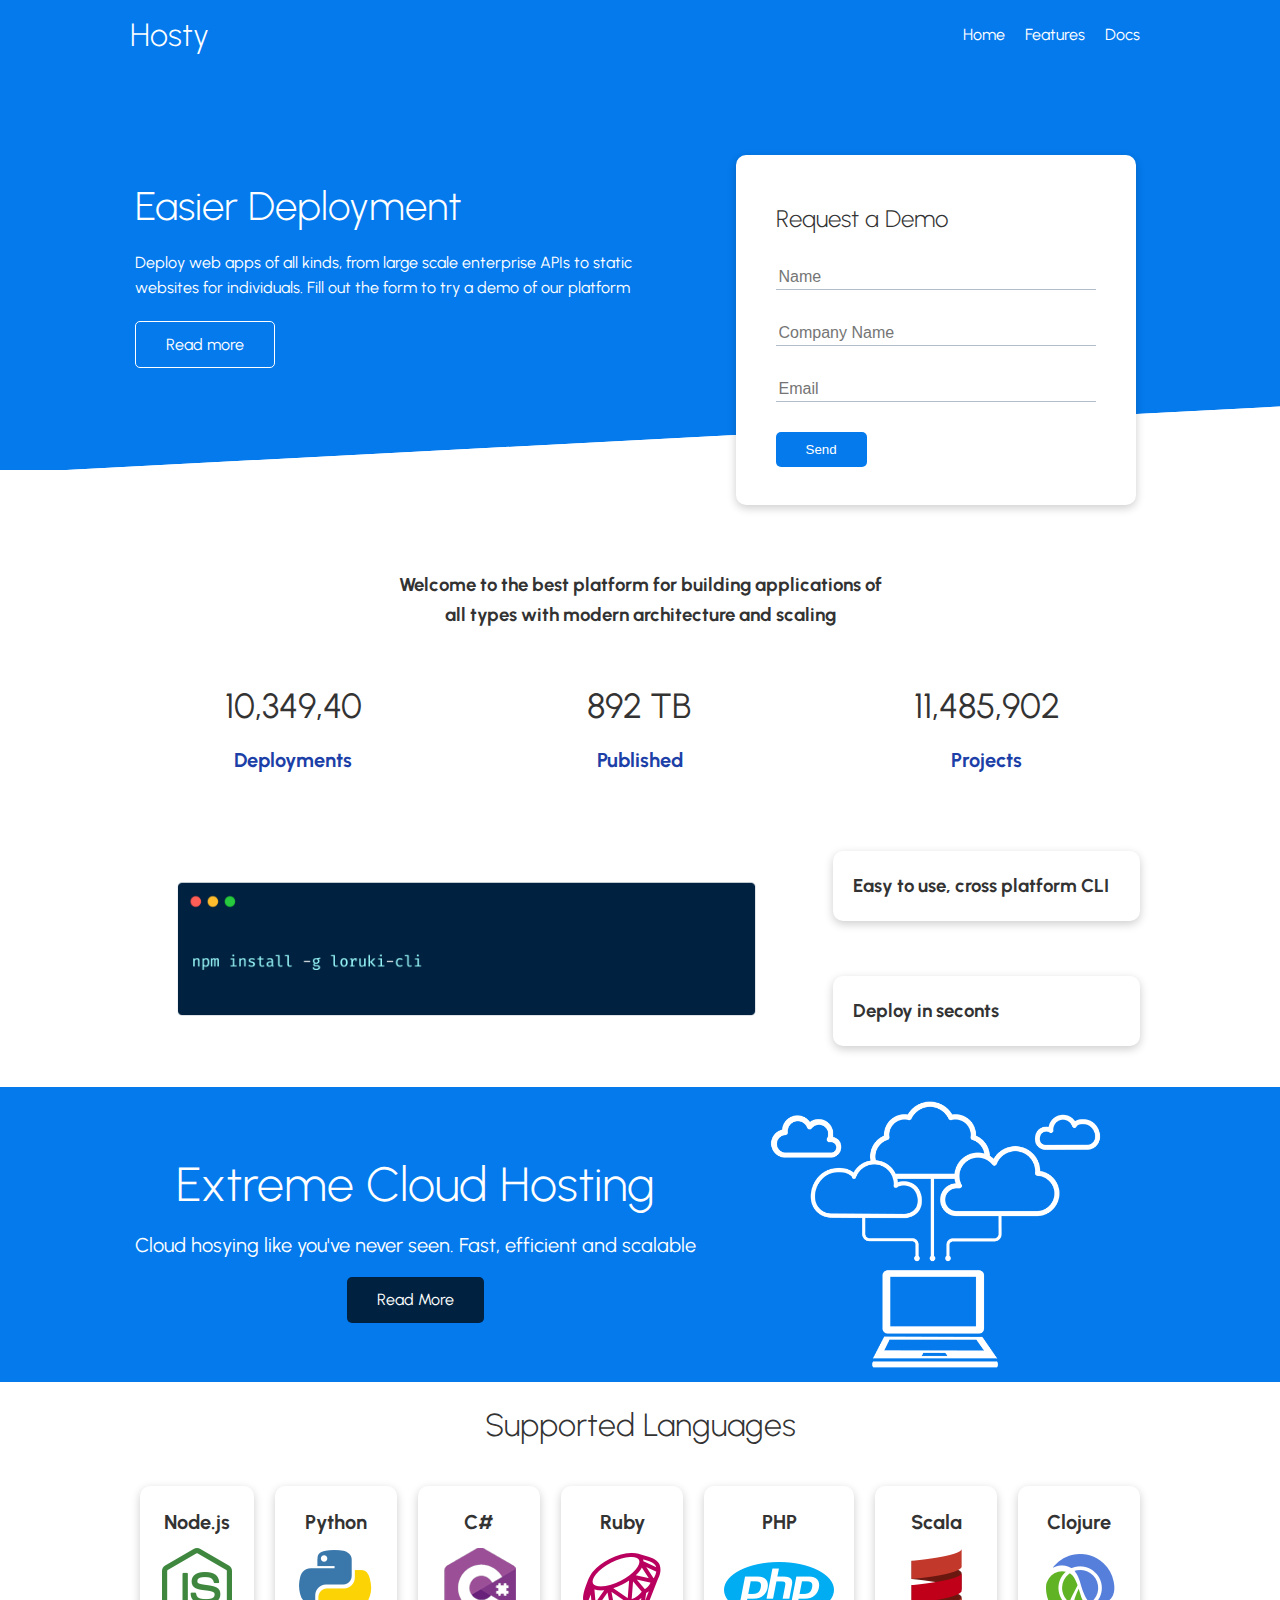
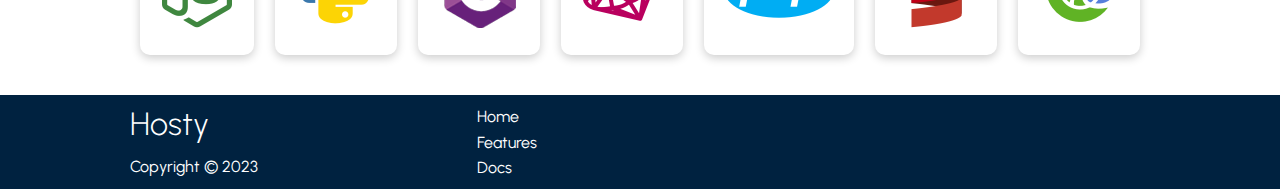
<file: index.html>
<!DOCTYPE html>
<html lang="en">
<head>
    <meta charset="UTF-8">
    <meta http-equiv="X-UA-Compatible" content="IE=edge">
    <meta name="viewport" content="width=device-width, initial-scale=1.0">
    <link rel="stylesheet" href="https://cdnjs.cloudflare.com/ajax/libs/font-awesome/6.4.2/css/all.min.css" 
     integrity="sha512-z3gLpd7yknf1YoNbCzqRKc4qyor8gaKU1qmn+CShxbuBusANI9QpRohGBreCFkKxLhei6S9CQXFEbbKuqLg0DA==" 
     crossorigin="anonymous"/>
    <link rel="stylesheet" href="css/utilities.css">
    <link rel="stylesheet" href="css/style.css">
    <title>Hosty | Cloud Hosting For Everyone</title>
</head>
<body>

    <!-- Navbar -->
    <div class="navbar">
        <div class="container flex">
            <h1 class="logo">Hosty</h1>
            <nav>
                <ul>
                    <li><a href="index.html">Home</a></li>
                    <li><a href="features.html">Features</a></li>
                    <li><a href="docs.html">Docs</a></li>
                </ul>
            </nav>
        </div>
    </div>

    <!-- Showcase -->
    <section class="showcase">
        <div class="container grid">
            <!-- grid items inside the grid container -->
            <div class="showcase-text">
                <h1>Easier Deployment</h1>
                <p>Deploy web apps of all kinds, from large scale enterprise APIs to static websites for individuals. Fill out the form to try a demo of our platform</p>
                <a href="features.html" class="btn btn-outline">Read more</a>
            </div>

                <!-- Second grid item -->
                <div class="showcase-form card">
                    <h2>Request a Demo</h2>
                    <form>
                        <!-- form control 1 -->
                        <div class="form-control">
                            <input type="text" name="name" placeholder="Name" required>
                        </div>

                        <!-- form control 2 -->
                        <div class="form-control">
                            <input type="text" name="company" placeholder="Company Name" required>
                        </div>

                         <!-- form control 3 -->
                         <div class="form-control">
                            <input type="text" name="email" placeholder="Email" required>
                        </div>
                        <input type="submit" value="Send" class="btn btn-primary">
                    </form>
                </div>
            
        </div>
    </section>

    <!-- Stats -->
    <section class="stats">
        <div class="container">
            <h3 class="stats-heading text-center my-1">
                Welcome to the best platform for building applications of all types with modern architecture and scaling
            </h3>

            <div class="grid grid-3 text-center my-4">
                <div>
                    <i class="fas fa-server fa-3x"></i>
                    <h3>10,349,40</h3>
                    <p class="text-secondary">Deployments</p>
                </div>
                   
                <div>
                    <i class="fas fa-upload fa-3x"></i>
                    <h3>892 TB</h3>
                    <p class="text-secondary">Published</p>
                </div>

                <div>
                    <i class="fas fa-project-diagram fa-3x"></i>
                    <h3>11,485,902</h3>
                    <p class="text-secondary">Projects</p>
                </div>
            </div>
        </div>
    </section>

    <!-- Cli -->
    <section class="cli">
        <div class="container grid">
            <img src="img/cli.png" alt="">
            <div class="card">
                <h3>Easy to use, cross platform CLI</h3>
            </div>
            <div class="card">
                <h3>Deploy in seconts</h3>
            </div>
        </div>
    </section>

    <!-- Cloud -->
    <section class="cloud bg-primary my-2 py-2">
        <div class="container grid">
            <div class="text-center">
                <h2 class="lg">Extreme Cloud Hosting</h2>
                <p class="lead my-1">Cloud hosying like you've never seen.
                    Fast, efficient and scalable
                </p>
                <a href="features" class="btn btn-dark">Read More</a>
            </div>
            <img src="img/cloud.png" alt="">
        </div>
    </section>

    <!-- Languages -->
    <section class="languages">
        <h2 class="md text-center my-2">Supported Languages</h2>
        <div class="container flex">

            <div class="card">
                <h4>Node.js</h4>
                <img src="img/logos/node.png" alt="">
            </div>

            <div class="card">
                <h4>Python</h4>
                <img src="img/logos/python.png" alt="">
            </div>

            <div class="card">
                <h4>C#</h4>
                <img src="img/logos/csharp.png" alt="">
            </div>

            <div class="card">
                <h4>Ruby</h4>
                <img src="img/logos/ruby.png" alt="">
            </div>

            <div class="card">
                <h4>PHP</h4>
                <img src="img/logos/php.png" alt="">
            </div>

            <div class="card">
                <h4>Scala</h4>
                <img src="img/logos/scala.png" alt="">
            </div>

            <div class="card">
                <h4>Clojure</h4>
                <img src="img/logos/clojure.png" alt="">
            </div>
        </div>
    </section>

    <!-- Footer -->
<footer class="footer bg-dark py-5">
    <div class="container grid grid-3">
        <div>
            <h1>Hosty</h1>
            <p>Copyright &copy; 2023</p>
        </div>
        <nav>
            <ul>
                <li><a href="index.html">Home</a></li>
                <li><a href="features.html">Features</a></li>
                <li><a href="docs.html">Docs</a></li>
            </ul>
        </nav>

        <div class="social">
            <a href="#"><i class="fab fa-github fa-2x"></i></a>
            <a href="#"><i class="fab fa-facebook fa-2x"></i></a>
            <a href="#"><i class="fab fa-instagram fa-2x"></i></a>
            <a href="#"><i class="fab fa-twitter fa-2x"></i></a>

        </div>
    </div>
</footer>

</body>
</html>
</file>
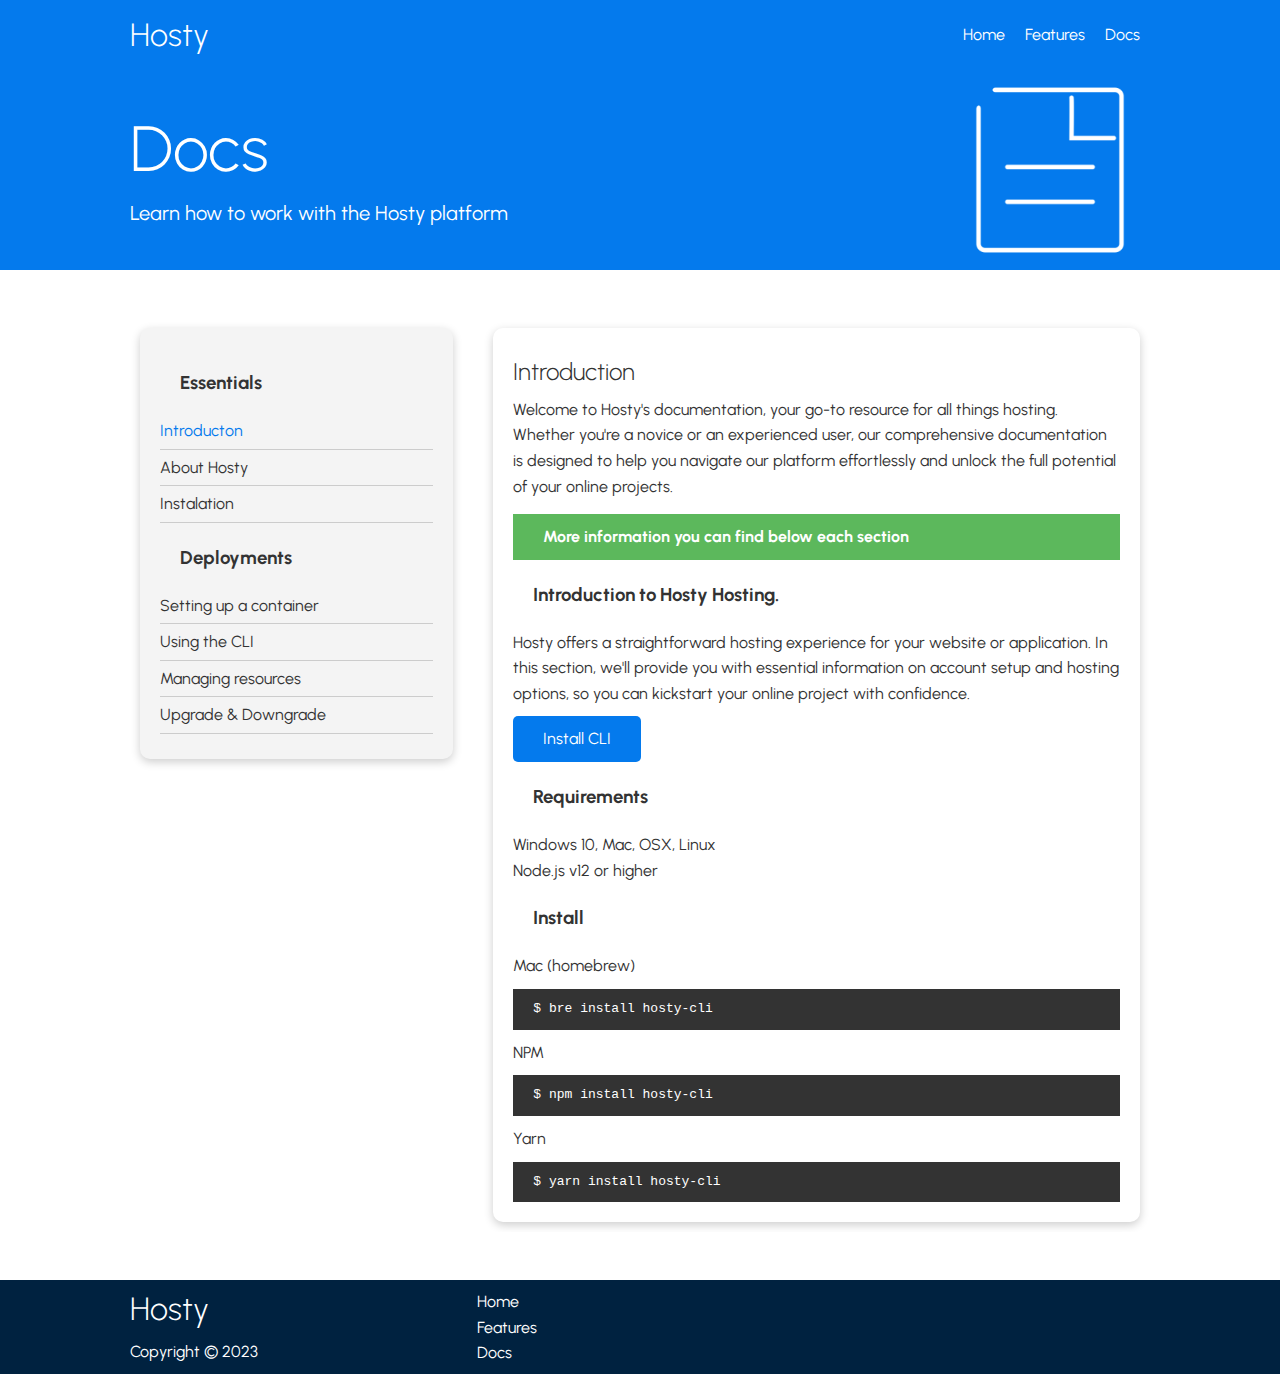
<file: docs.html>
<!DOCTYPE html>
<html lang="en">
<head>
    <meta charset="UTF-8">
    <meta http-equiv="X-UA-Compatible" content="IE=edge">
    <meta name="viewport" content="width=device-width, initial-scale=1.0">
    <link rel="stylesheet" href="https://cdnjs.cloudflare.com/ajax/libs/font-awesome/6.4.2/css/all.min.css" 
     integrity="sha512-z3gLpd7yknf1YoNbCzqRKc4qyor8gaKU1qmn+CShxbuBusANI9QpRohGBreCFkKxLhei6S9CQXFEbbKuqLg0DA==" 
     crossorigin="anonymous"/>
    <link rel="stylesheet" href="css/utilities.css">
    <link rel="stylesheet" href="css/style.css">
    <title>Hosty | Cloud Hosting For Everyone</title>
</head>
<body>

    <!-- Navbar -->
    <div class="navbar">
        <div class="container flex">
            <h1 class="logo">Hosty</h1>
            <nav>
                <ul>
                    <li><a href="index.html">Home</a></li>
                    <li><a href="features.html">Features</a></li>
                    <li><a href="docs.html">Docs</a></li>
                </ul>
            </nav>
        </div>
    </div>

    <!-- Head -->
    <section class="docs-head bg-primary py-3">
        <div class="container grid">
            <div>
                <h1 class="xl">Docs</h1>
                <p class="lead">Learn how to work with the Hosty platform</p>
            </div>
            <img src="img/docs.png" alt="">
        </div>
    </section>
    

    <!-- Docs Main -->
    <section class="docs-main my-4">
        <div class="container grid">


            <!-- First grid item -->
            <div class="card bg-light p-3">
                <h3 class="my-2">Essentials</h3>
                <nav>
                    <ul>
                        <li><a class="text-primary">Introducton</a></li>
                        <li><a href="#">About Hosty</a></li>
                        <li><a href="#">Instalation</a></li>
                    </ul>
                </nav>


                <h3 class="my-2">Deployments</h3>
                <nav>
                    <ul>
                        <li><a href="#">Setting up a container</a></li>
                        <li><a href="#">Using the CLI</a></li>
                        <li><a href="#">Managing resources</a></li>
                        <li><a href="#">Upgrade & Downgrade</a></li>
                    </ul>
                </nav>

            </div>

            <!-- Second grid item (second column) -->
            <div class="card">
                <h2>Introduction</h2>
                <p>Welcome to Hosty's documentation, your go-to resource for all things hosting.
                     Whether you're a novice or an experienced user, our comprehensive 
                     documentation is designed to help you navigate our platform effortlessly 
                     and unlock the full potential of your online projects.</p>
                    <div class="alert alert-success">
                        <i class="fas fa-info"></i>More information you can find below each section
                    </div>
                    <h3>Introduction to Hosty Hosting.</h3>
                    <p>Hosty offers a straightforward hosting experience for your 
                        website or application. In this section, we'll provide you 
                        with essential information on account setup and hosting 
                        options, so you can kickstart your online project with 
                        confidence.
                    </p>
                    <a href="#" class="btn btn-primary">Install CLI</a>


                    <h3>Requirements</h3>
                    <ul>
                        <li>Windows 10, Mac, OSX, Linux</li>
                        <li>Node.js v12 or higher</li>
                    </ul>

                    <h3>Install</h3>
                    <p>Mac (homebrew)</p>
                    <pre><code>$ bre install hosty-cli</code></pre>
                    <p>NPM</p>
                    <pre><code>$ npm install hosty-cli</code></pre>
                    <p>Yarn</p>
                    <pre><code>$ yarn install hosty-cli</code></pre>
            </div>
        </div>
    </section>


    <!-- Footer -->
<footer class="footer bg-dark py-5">
    <div class="container grid grid-3">
        <div>
            <h1>Hosty</h1>
            <p>Copyright &copy; 2023</p>
        </div>
        <nav>
            <ul>
                <li><a href="index.html">Home</a></li>
                <li><a href="features.html">Features</a></li>
                <li><a href="docs.html">Docs</a></li>
            </ul>
        </nav>

        <div class="social">
            <a href="#"><i class="fab fa-github fa-2x"></i></a>
            <a href="#"><i class="fab fa-facebook fa-2x"></i></a>
            <a href="#"><i class="fab fa-instagram fa-2x"></i></a>
            <a href="#"><i class="fab fa-twitter fa-2x"></i></a>

        </div>
    </div>
</footer>

</body>
</html>
</file>
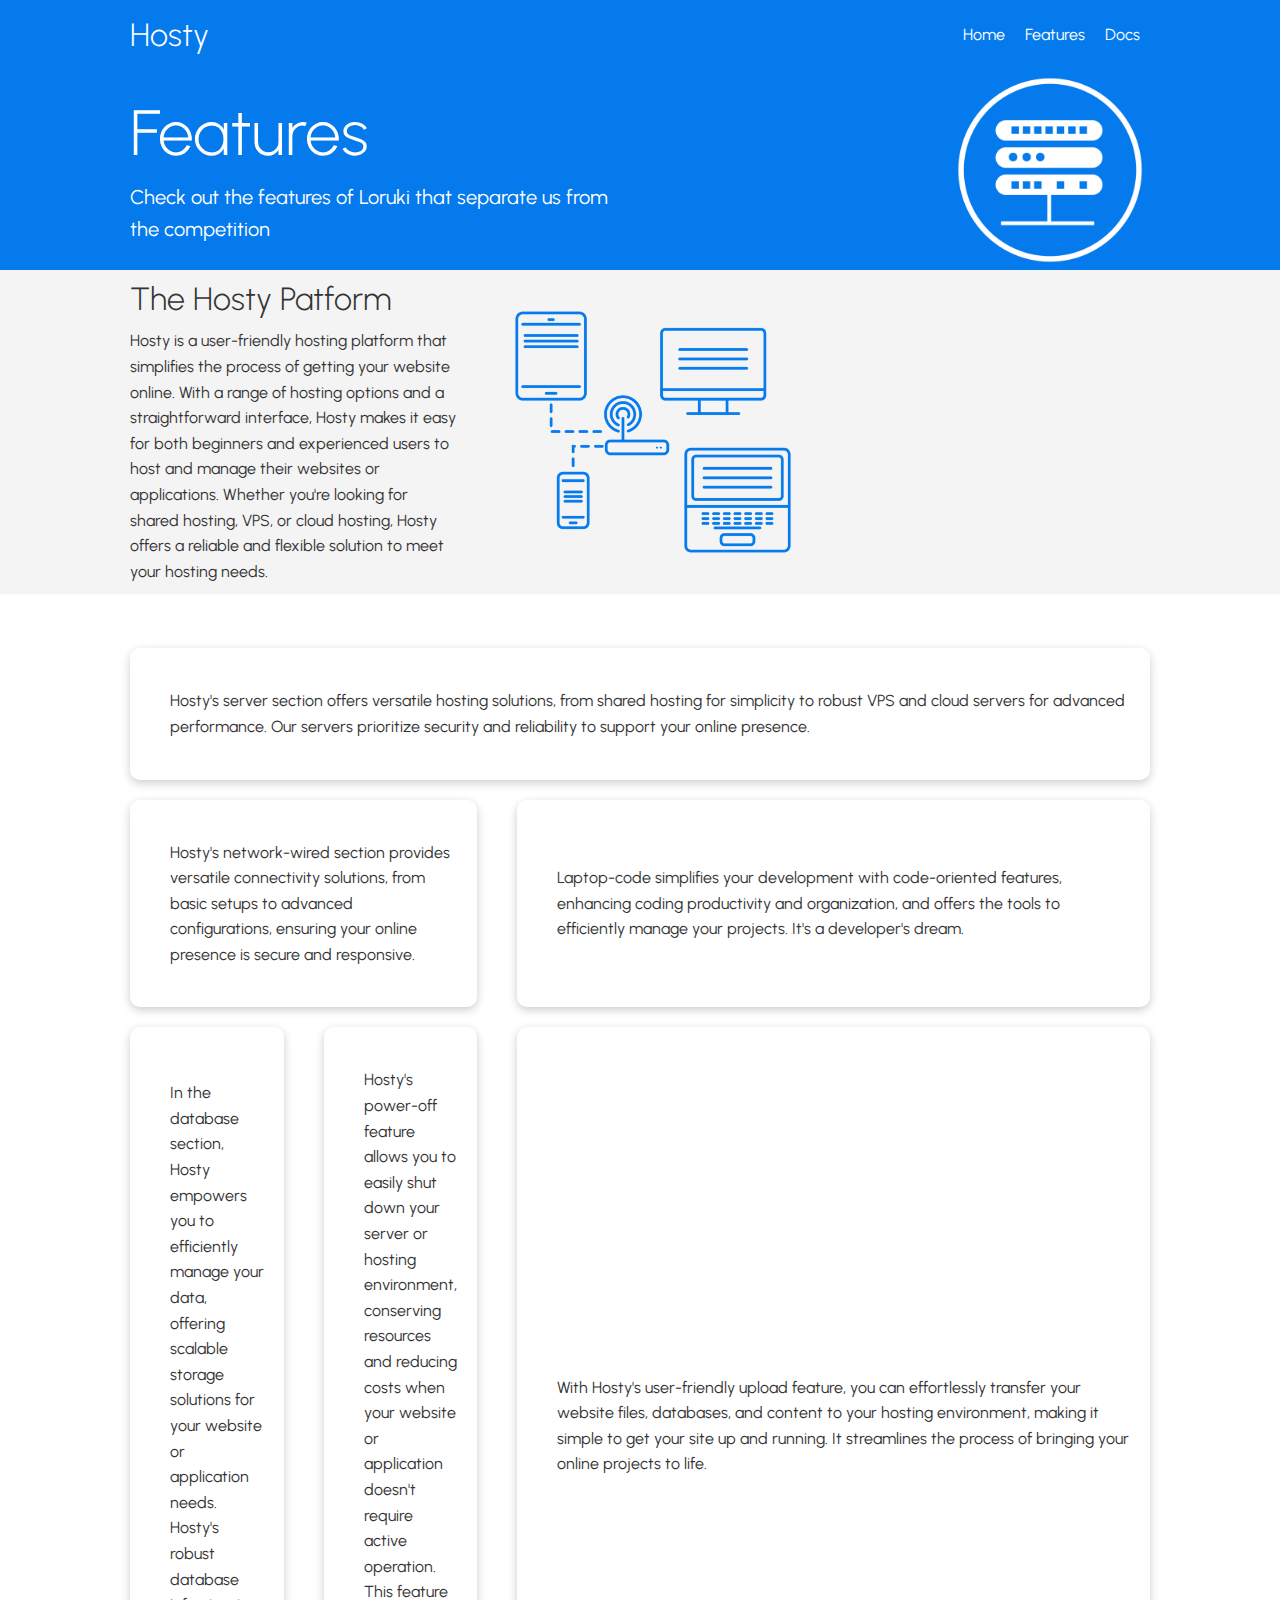
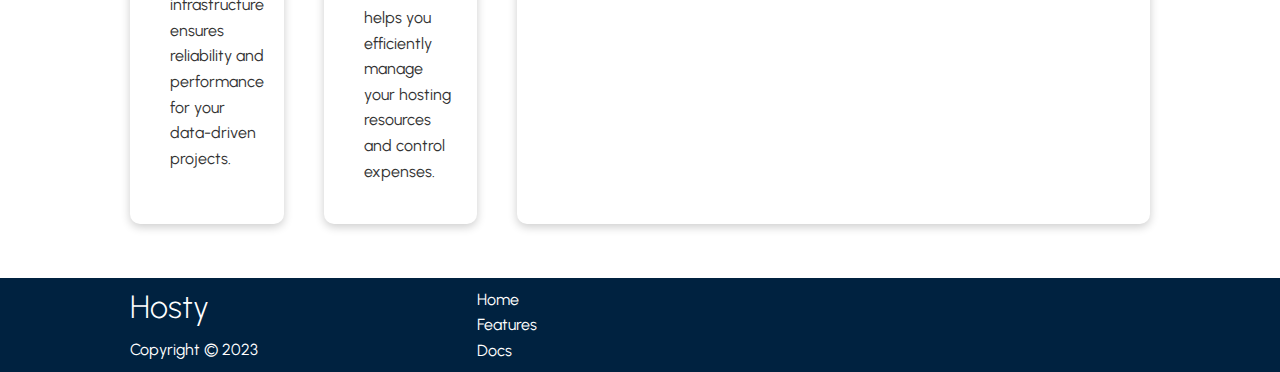
<file: features.html>
<!DOCTYPE html>
<html lang="en">
<head>
    <meta charset="UTF-8">
    <meta http-equiv="X-UA-Compatible" content="IE=edge">
    <meta name="viewport" content="width=device-width, initial-scale=1.0">
    <link rel="stylesheet" href="https://cdnjs.cloudflare.com/ajax/libs/font-awesome/6.4.2/css/all.min.css" 
     integrity="sha512-z3gLpd7yknf1YoNbCzqRKc4qyor8gaKU1qmn+CShxbuBusANI9QpRohGBreCFkKxLhei6S9CQXFEbbKuqLg0DA==" 
     crossorigin="anonymous"/>
    <link rel="stylesheet" href="css/utilities.css">
    <link rel="stylesheet" href="css/style.css">
    <title>Hosty | Cloud Hosting For Everyone</title>
</head>
<body>

    <!-- Navbar -->
    <div class="navbar">
        <div class="container flex">
            <h1 class="logo">Hosty</h1>
            <nav>
                <ul>
                    <li><a href="index.html">Home</a></li>
                    <li><a href="features.html">Features</a></li>
                    <li><a href="docs.html">Docs</a></li>
                </ul>
            </nav>
        </div>
    </div>

    <!-- Head -->
    <section class="features-head bg-primary py-3">
        <div class="container grid">
            <div>
                <h1 class="xl">Features</h1>
                <p class="lead">Check out the features of Loruki that separate us from the
                    competition</p>
            </div>
            <img src="img/server.png" alt="">
        </div>
    </section>


    <!-- Sub head -->
    <section class="features-sub-head bg-light py-3">
        <div class="container grid grid-3">
            <div>
                <h1 class="md">The Hosty Patform</h1>
                <p >
                    Hosty is a user-friendly hosting platform that simplifies the process of getting your website online. 
                    With a range of hosting options and a straightforward interface,
                    Hosty makes it easy for both beginners and experienced users to host and manage their websites or applications.
                    Whether you're looking for shared hosting, VPS, or cloud hosting, Hosty offers a reliable and flexible solution
                    to meet your hosting needs.</p>
            </div>
            <img src="img/server2.png" alt="">
        </div>
    </section>

    <!-- Main section -->
    <section class="features-main my-2">
        <div class="container grid">
            <!-- Card 1 -->
            <div class="card flex">
                <i class="fas fa-server fa-3x"></i>
                <p>Hosty's server section offers versatile hosting solutions, 
                    from shared hosting for simplicity to robust VPS and cloud servers for advanced performance. 
                    Our servers prioritize security and reliability to support your online presence.</p>
            </div>

            <!-- Card 2 -->
            <div class="card flex">
                <i class="fas fa-network-wired fa-3x"></i>
                <p>
                    Hosty's network-wired section provides versatile connectivity solutions, 
                    from basic setups to advanced configurations, ensuring your online presence is 
                    secure and responsive.</p>
            </div>

            <!-- Card 3 -->
            <div class="card flex">
                <i class="fas fa-laptop-code fa-3x"></i>
                <p>Laptop-code simplifies your development with code-oriented features, 
                    enhancing coding productivity and organization, and offers the tools 
                    to efficiently manage your projects. It's a developer's dream.</p>
            </div>

            <!-- Card 4 -->
            <div class="card flex">
                <i class="fas fa-database fa-3x"></i>
                <p>In the database section, Hosty empowers you to efficiently manage your data, 
                    offering scalable storage solutions for your website or application needs. 
                    Hosty's robust database infrastructure ensures reliability and performance for 
                    your data-driven projects.</p>
            </div>

            <!-- Card 5 -->
            <div class="card flex">
                <i class="fas fa-power-off fa-3x"></i>
                <p>Hosty's power-off feature allows you to easily shut down your server 
                    or hosting environment, conserving resources and reducing costs when 
                    your website or application doesn't require active operation. 
                    This feature helps you efficiently manage your hosting resources and 
                    control expenses.</p>
            </div>

            <!-- Card 6 -->
            <div class="card flex">
                <i class="fas fa-upload fa-3x"></i>
                <p>With Hosty's user-friendly upload feature, you can effortlessly transfer 
                    your website files, databases, and content to your hosting environment, 
                    making it simple to get your site up and running. It streamlines the process 
                    of bringing your online projects to life.</p>
            </div>

        </div>
    </section>


    <!-- Footer -->
<footer class="footer bg-dark py-5">
    <div class="container grid grid-3">
        <div>
            <h1>Hosty</h1>
            <p>Copyright &copy; 2023</p>
        </div>
        <nav>
            <ul>
                <li><a href="index.html">Home</a></li>
                <li><a href="features.html">Features</a></li>
                <li><a href="docs.html">Docs</a></li>
            </ul>
        </nav>

        <div class="social">
            <a href="#"><i class="fab fa-github fa-2x"></i></a>
            <a href="#"><i class="fab fa-facebook fa-2x"></i></a>
            <a href="#"><i class="fab fa-instagram fa-2x"></i></a>
            <a href="#"><i class="fab fa-twitter fa-2x"></i></a>

        </div>
    </div>
</footer>

</body>
</html>
</file>
<file: css/utilities.css>
/* Utilities */
.container {
    max-width: 1100px;
    margin: 0 auto;
    overflow: auto;
    padding: 0 40px;
}

.card {
    background-color: #fff;
    color: #333;
    border-radius: 10px;
    box-shadow: 0 3px 10px rgba(0, 0, 0, 0.2);
    padding: 20px;
    margin: 10px;
}

.btn {
    display: inline-block;
    padding: 10px 30px;
    cursor: pointer;
    background: var(--primary-color);
    color: #fff;
    border: none;
    border-radius: 5px;
}

.btn-outline {
    background-color: transparent;
    border: 1px #fff solid;
}

.btn:hover {
    transform: scale(0.98);
}


/* Backgrounds & colored buttons */
.bg-primary,
.btn-primary {
    background-color: var(--primary-color);
    color: #fff;
}

.bg-secondary,
.btn-secondary {
    background-color: var(--secondary-color);
    color: #fff;
}

.bg-dark,
.btn-dark {
    background-color: var(--dark-color);
    color: #fff;
}

.bg-light,
.btn-light {
    background-color: var(--light-color);
    color: #333;
}

.bg-primary a,
.btn-primary a,
.bg-secondary a,
.btn-secondary a,
.bg-dark a,
.btn-dark a {
    color: #fff;
}

/* Text colors */
.text-primary {
    color: var(--primary-color);
}

.text-secondary {
    color: var(--secondary-color);
}

.text-dark {
    color: var(--dark-color);
}

.text-light {
    color: var(--light-color);
}

/* Text sizes */
.lead {
    font-size: 20px;
}

.sm {
    font-size: 1rem
}

.md {
    font-size: 2rem;
}

.lg {
    font-size: 3rem;
}

.xl {
    font-size: 4rem;
}


.text-center {
    text-align: center;
}
/* Alert */
.alert {
    background-color: var(--light-color);
    padding: 10px 20px;
    font-weight: bold;
    margin: 15px 0;
}

.alert i {
    margin-right: 10px;
}

.alert-success {
    background-color: var(--success-color);
    color: #fff;
}

.flex {
    display: flex;
    justify-content: space-between; /*main, Hosty and nav bar are between*/
    align-items: center; /*cross*/
    height: 100%; /* height of container is 100% of the conteiner height*/
}

.grid {
    display: grid;
    grid-template-columns: repeat(2, 1fr);
    gap: 20px;
    justify-content: center;
    align-items: center;
    height: 100%; /* height of grid is 100% of the conteiner height */ 
}

.grid-3 {
    grid-template-columns: repeat(3, 1fr );
}

/* Margin */
.my-1 {
    margin: 1rem 0;
}

.my-2 {
    margin: 1.5rem 0;
}

.my-3 {
    margin: 2rem 0;
}

.my-4 {
    margin: 3rem 0;
}

.my-5 {
    margin: 4rem 0;
}

.m-1 {
    margin: 1rem;
}

.m-2 {
    margin: 1.5rem;
}

.m-3 {
    margin: 2rem;
}

.m-4 {
    margin: 3rem;
}

.m-5 {
    margin: 4rem;
}

/* Padding
.py-1 {
    padding: 1rem 0;
}

.py-2 {
    padding: 1.5rem 0;
}

.py-3 {
    padding: 2rem 0;
}

.py-4 {
    padding: 3rem 0;
}

.py-5 {
    padding: 4rem 0;
}

.p-1 {
    padding: 1rem;
}

.p-2 {
    padding: 1.5rem;
}

.p-3 {
    padding: 2rem;
}

.p-4 {
    padding: 3rem;
}

.p-5 {
    padding: 4rem;
} */
</file>
<file: css/style.css>
@import url('https://fonts.googleapis.com/css2?family=Urbanist:wght@100;300;400;500&display=swap');

:root {
    --primary-color: #047aed;
    --secondary-color: #1c3fa8;
    --dark-color: #002240;
    --light-color: #f4f4f4;
    --success-color: #5cb85c;
    --error-color: #d9534f;
}

* {
    box-sizing: border-box;
    padding: 0;
    margin: 0;
}

body {
    font-family: 'Urbanist', sans-serif;
    color: #333;
    line-height: 1.6;
}

ul {
    list-style-type: none;
}

a {
    text-decoration: none;
    color: #333;
}

h1, 
h2 {
    font-weight: 300;
    line-height: 1.2;
    margin: 10px 0;
}

p {
    margin: 10px 0;
}

img {
    width: 100%;
}

code, 
pre {
    background: #333;
    color: #fff;
    padding: 10px;
}

/* Navbar style */
.navbar {
    background-color: var(--primary-color);
    color: #fff;
    height: 70px;
}

.navbar ul {
    display: flex;
}

.navbar a {
    color: #fff;
    padding: 10px;
    margin: o 5px;
}

.navbar a:hover {
    border-bottom: 2px #fff solid;
}

.navbar .flex {
    justify-content: space-between;
}

/* Showcase */
.showcase {
    height: 400px;
    background-color: var(--primary-color);
    color: #fff;
    position: relative;
}

.showcase h1 {
    font-size: 40px;
}

.showcase p {
    margin: 20px 0;
}

.showcase .grid {
    overflow: visible;
    grid-template-columns: 55% auto;
    gap: 30px;
}

.showcase-text {
    animation: slideInFromLeft 1s ease-in;
}

.showcase-text {
    animation: slideInFromLeft 1s ease-in;
}

.showcase-form {
    position: relative;
    top: 60px;
    height: 350px;
    width: 400px;
    padding: 40px;
    z-index: 100;
    justify-self: flex-end;
    animation: slideInFromRight 1s ease-in;
}
.showcase-form .form-control {
    margin: 30px 0;
}

.showcase-form input[type='text'], 
.showcase-form input[type='email'] {
    border: 0;
    border-bottom: 1px solid #b4becb;
    width: 100%;
    padding: 3px;
    font-size: 16px;
}

.showcase-form input:focus {
    outline: none;
}

.showcase::before, 
.showcase::after {
    content: '';
    position: absolute;
    height: 100px;
    bottom: -70px;
    right: 0;
    left: 0;
    background: #fff;
    transform: skewY(-3deg);
    -webkit-transform: skewY(-3deg);
    -moz-transform: skewY(-3deg);
    -ms-transform: skewY(-3deg);
}

/* Stats */
.stats {
    padding-top: 100px;
    animation: slideInFromBottom 1s ease-in;
}

.stats-heading {
    max-width: 500px;
    margin: auto;
}

.stats .grid h3 {
    font-size: 35px;
    font-weight: normal;
}

.stats .grid p {
    font-size: 20px;
    font-weight: bold;
}

/* CLI */
.cli .grid {
    grid-template-columns: repeat(3, 1fr);
    grid-template-rows: repeat(2, 1fr);
}

.cli .grid > *:first-child {
    grid-column: 1 / span 2;
    grid-row: 1 / span 2;
}

/* Cloud */
.cloud .grid {
    grid-template-columns: 4fr 3fr;
}

/* Languages */
.languages .flex {
    flex-wrap: wrap;
}

.languages .card {
    text-align: center;
    margin: 18px 10px 40px;
    transition: transform 0.2s ease-in;
}

.languages .card h4 {
    font-size: 20px;
    margin-bottom: 10px;
}

.languages .card:hover {
    transform: translateY(-15px);
}


/* Features */
.features-head img,
.docs-head img {
    width: 200px;
    justify-self: flex-end;
}

.features-sub-head img {
    width: 300px;
    justify-self: flex-end;
}


/* Main section */
.features-main .card > i {
    margin-right: 20px;
}

.features-main .grid {
    padding: 30px;
}

.features-main .grid > *:first-child {
    grid-column: 1 / span 3;
}

.features-main .grid > *:nth-child(2) {
    grid-column: 1 / span 2;
}

/* Docs */
.docs-main h3 {
    margin: 20px;
}

.docs-main .grid {
    grid-template-columns: 1fr 2fr;
    align-items: flex-start;
}

.docs-main nav li {
    font-size: 16px;
    padding-bottom: 5px;
    margin-bottom: 5px;
    border-bottom: 1px #ccc solid;
}

.docs-main a:hover {
    font-weight: bold;
}

/* Footer  */
.footer .social a {
    margin: 0 10px;
}

/* Animations */
@keyframes slideInFromLeft {
    0% {
        transform: translateX(-100%);
    }

    100% {
        transform: translateX(0);
    }
}

@keyframes slideInFromRight {
    0% {
        transform: translateX(100%);
    }

    100% {
        transform: translateX(0);
    }
}

@keyframes slideInFromTop {
    0% {
        transform: translateY(-100%);
    }

    100% {
        transform: translateY(0);
    }
}

@keyframes slideInFromBottom {
    0% {
        transform: translateY(100%);
    }

    100% {
        transform: translateY(0);
    }
}

/* Media  queries for Tablets and under */
@media(max-width: 768px) {
    .grid,
    .showcase .grid,
    .stats .grid,
    .cli .grid,
    .cloud .grid,
    .features-main .grid,
    .docs-main .grid {
        grid-template-columns: 1fr;
        grid-template-rows: 1fr;
    }

    .showcase {
        height: auto;
    }

    .showcase-text {
        text-align: center;
        margin-top: 40px;
        animation: slideInFromTop 1s ease-in;
    }

    .showcase-form {
        justify-self: center;
        margin: auto;
        animation: slideInFromBottom 1s ease-in;
    }

    .cli .grid > *:first-child {
        grid-column: 1;
        grid-row: 1;
    }

    .features-head,
    .features-sub-head,
    .docs-head {
        text-align: center;
    }

    .features-head img,
    .features-sub-head img,
    .docs-head img {
        justify-self: center;
    }

    .features-main .grid > *:first-child,
    .features-main .grid > *:nth-child(2) {
        grid-column: 1;
    }
}

/* Media  queries for mobile */
@media(max-width: 500px) {
    .navbar {
        height: 110px;
    }

    .navbar .flex {
        flex-direction: column;
    }

    .navbar ul {
        padding: 10px;
        background-color: rgba(0, 0, 0, 0.1);
    }
}
</file>
